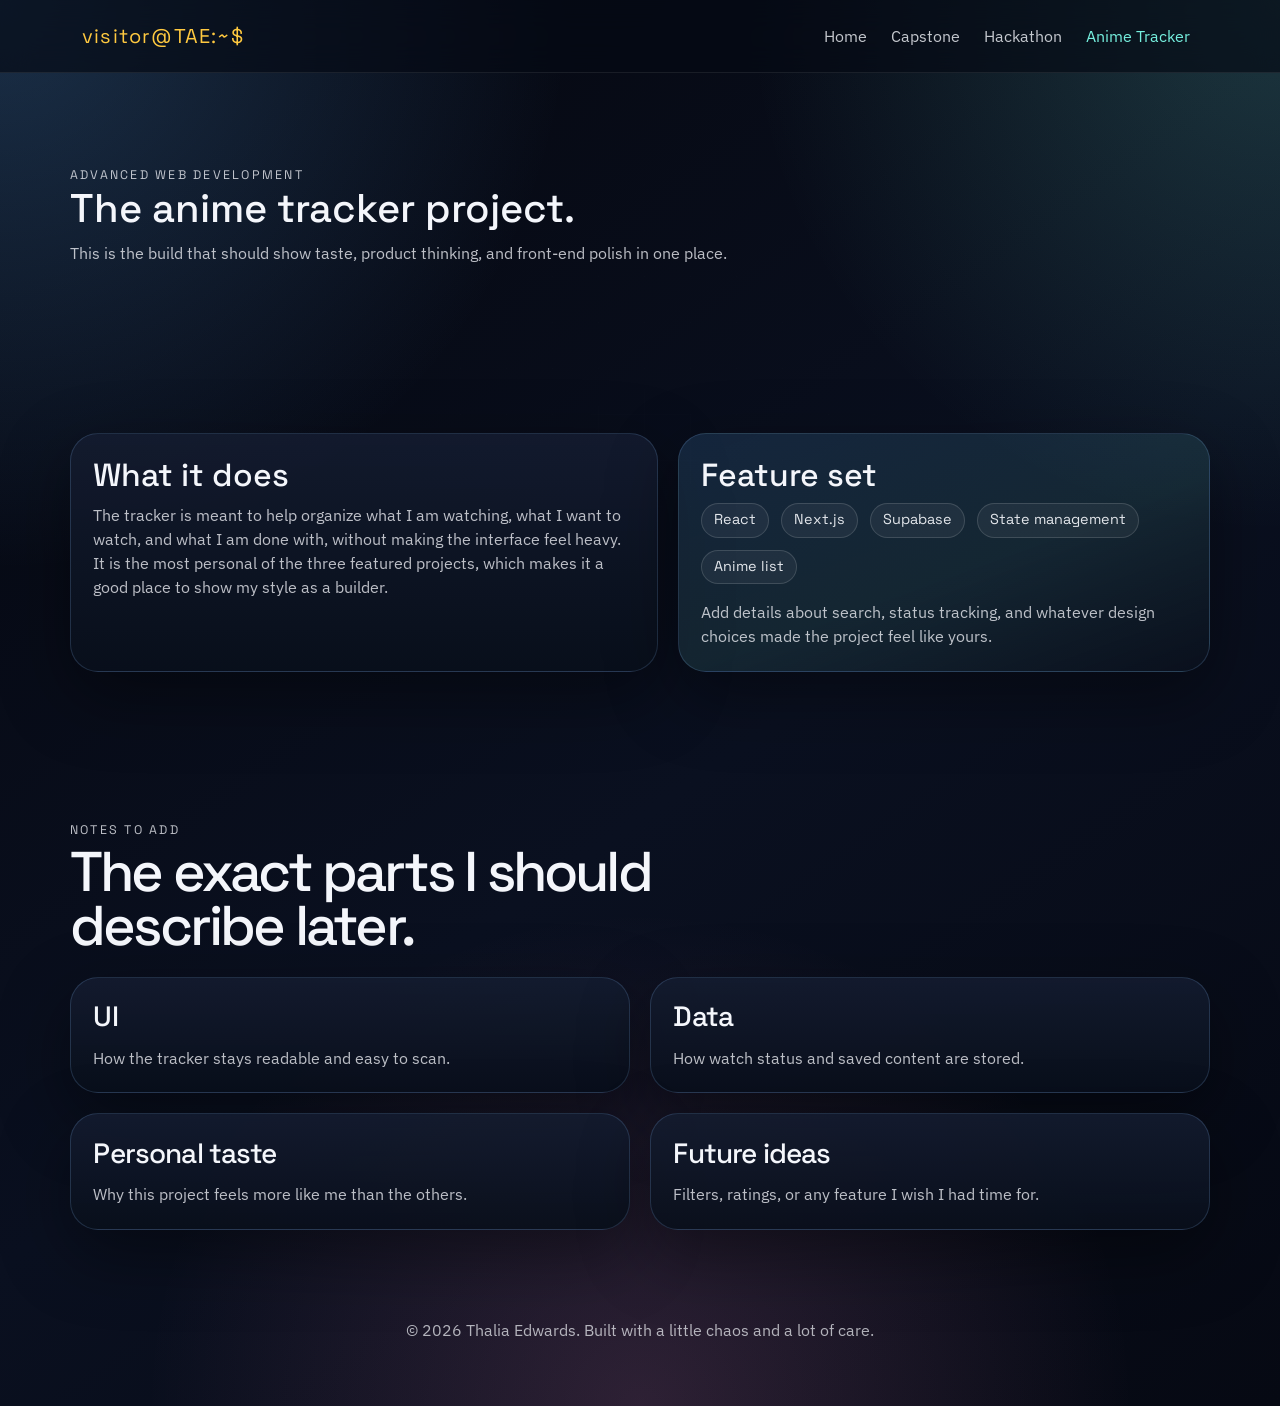
<file: animer-tracker.html>
<!doctype html>
<html lang="en">
  <head>
    <meta charset="utf-8" />
    <meta name="viewport" content="width=device-width, initial-scale=1" />
    <title>Anime Tracker | Thalia Edwards</title>
    <link rel="icon" type="image/x-icon" href="favicon.ico" />
    <link rel="preconnect" href="https://fonts.googleapis.com" />
    <link rel="preconnect" href="https://fonts.gstatic.com" crossorigin />
    <link
      href="https://fonts.googleapis.com/css2?family=Space+Grotesk:wght@400;500;700&family=IBM+Plex+Sans:wght@400;500;600&display=swap"
      rel="stylesheet"
    />
    <link
      href="https://cdn.jsdelivr.net/npm/bootstrap@5.3.8/dist/css/bootstrap.min.css"
      rel="stylesheet"
      integrity="sha384-sRIl4kxILFvY47J16cr9ZwB07vP4J8+LH7qKQnuqkuIAvNWLzeN8tE5YBujZqJLB"
      crossorigin="anonymous"
    />
    <link rel="stylesheet" href="style.css" />
  </head>
  <body tabindex="0">
    <!-- Shared nav shell: this page holds the anime tracker story. -->
    <nav id="navbar" class="navbar navbar-expand-lg navbar-dark sticky-top">
      <div class="container-fluid site-shell">
        <a class="navbar-brand brand-mark" href="index.html">visitor@TAE:~$</a>
        <button
          class="navbar-toggler"
          type="button"
          data-bs-toggle="collapse"
          data-bs-target="#navbarNavAltMarkup"
          aria-controls="navbarNavAltMarkup"
          aria-expanded="false"
          aria-label="Toggle navigation"
        >
          <span class="navbar-toggler-icon"></span>
        </button>
        <div class="collapse navbar-collapse" id="navbarNavAltMarkup">
          <ul class="navbar-nav ms-auto align-items-lg-center gap-lg-2">
            <li class="nav-item">
              <a class="nav-link" href="index.html">Home</a>
            </li>
            <li class="nav-item">
              <a class="nav-link" href="capstone.html">Capstone</a>
            </li>
            <li class="nav-item">
              <a class="nav-link" href="hackathon.html">Hackathon</a>
            </li>
            <li class="nav-item">
              <a class="nav-link active" href="#anime-tracker">Anime Tracker</a>
            </li>
          </ul>
        </div>
      </div>
    </nav>

    <main>
      <!-- Project intro: the fandom-flavored build that still needs clean product thinking. -->
      <header class="section-shell hero">
        <div class="section-heading reveal">
          <p class="eyebrow">Advanced web development</p>
          <h1>The anime tracker project.</h1>
          <p>
            This is the build that should show taste, product thinking, and
            front-end polish in one place.
          </p>
        </div>
      </header>

      <!-- Main content: describe the product and the features worth calling out. -->
      <section id="anime-tracker" class="section-shell split-section">
        <div class="split-layout">
          <article class="story-card reveal">
            <h2>What it does</h2>
            <p>
              The tracker is meant to help organize what I am watching, what I
              want to watch, and what I am done with, without making the
              interface feel heavy.
            </p>
            <p>
              It is the most personal of the three featured projects, which
              makes it a good place to show my style as a builder.
            </p>
          </article>
          <article class="story-card story-card-accent reveal">
            <h2>Feature set</h2>
            <div class="tag-row">
              <span class="tag">React</span>
              <span class="tag">Next.js</span>
              <span class="tag">Supabase</span>
              <span class="tag">State management</span>
              <span class="tag">Anime list</span>
            </div>
            <p class="mt-3">
              Add details about search, status tracking, and whatever design
              choices made the project feel like yours.
            </p>
          </article>
        </div>
      </section>

      <!-- Main content: a few concrete notes for the final project writeup. -->
      <section class="section-shell">
        <div class="section-heading reveal">
          <p class="eyebrow">Notes to add</p>
          <h2>The exact parts I should describe later.</h2>
        </div>
        <div class="skill-grid">
          <article class="skill-card reveal">
            <h3>UI</h3>
            <p>How the tracker stays readable and easy to scan.</p>
          </article>
          <article class="skill-card reveal">
            <h3>Data</h3>
            <p>How watch status and saved content are stored.</p>
          </article>
          <article class="skill-card reveal">
            <h3>Personal taste</h3>
            <p>Why this project feels more like me than the others.</p>
          </article>
          <article class="skill-card reveal">
            <h3>Future ideas</h3>
            <p>Filters, ratings, or any feature I wish I had time for.</p>
          </article>
        </div>
      </section>

      <!-- Footer: same end point as the other pages. -->
      <footer class="footer section-shell">
        <p>
          &copy; 2026 Thalia Edwards. Built with a little chaos and a lot of
          care.
        </p>
      </footer>
    </main>

    <script
      src="https://cdn.jsdelivr.net/npm/bootstrap@5.3.8/dist/js/bootstrap.bundle.min.js"
      integrity="sha384-FKyoEForCGlyvwx9Hj09JcYn3nv7wiPVlz7YYwJrWVcXK/BmnVDxM+D2scQbITxI"
      crossorigin="anonymous"
    ></script>
  </body>
</html>
</file>
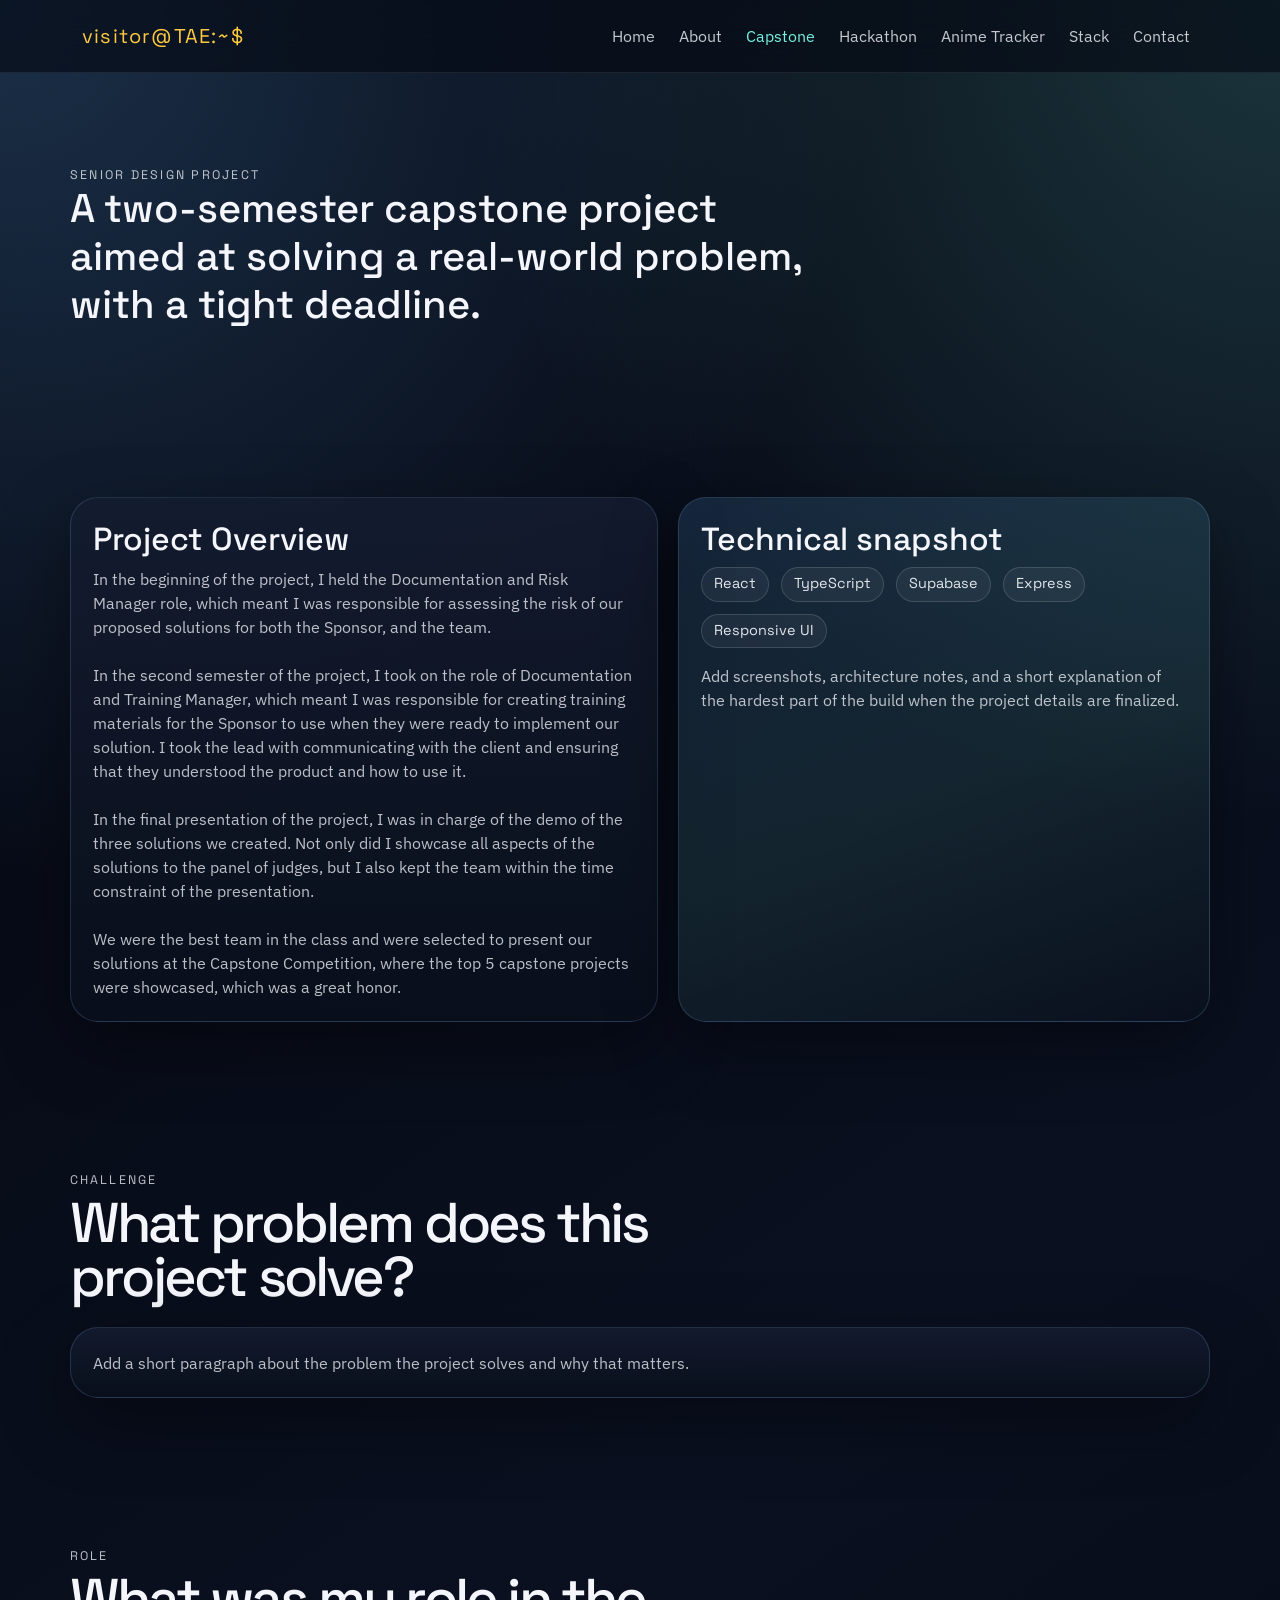
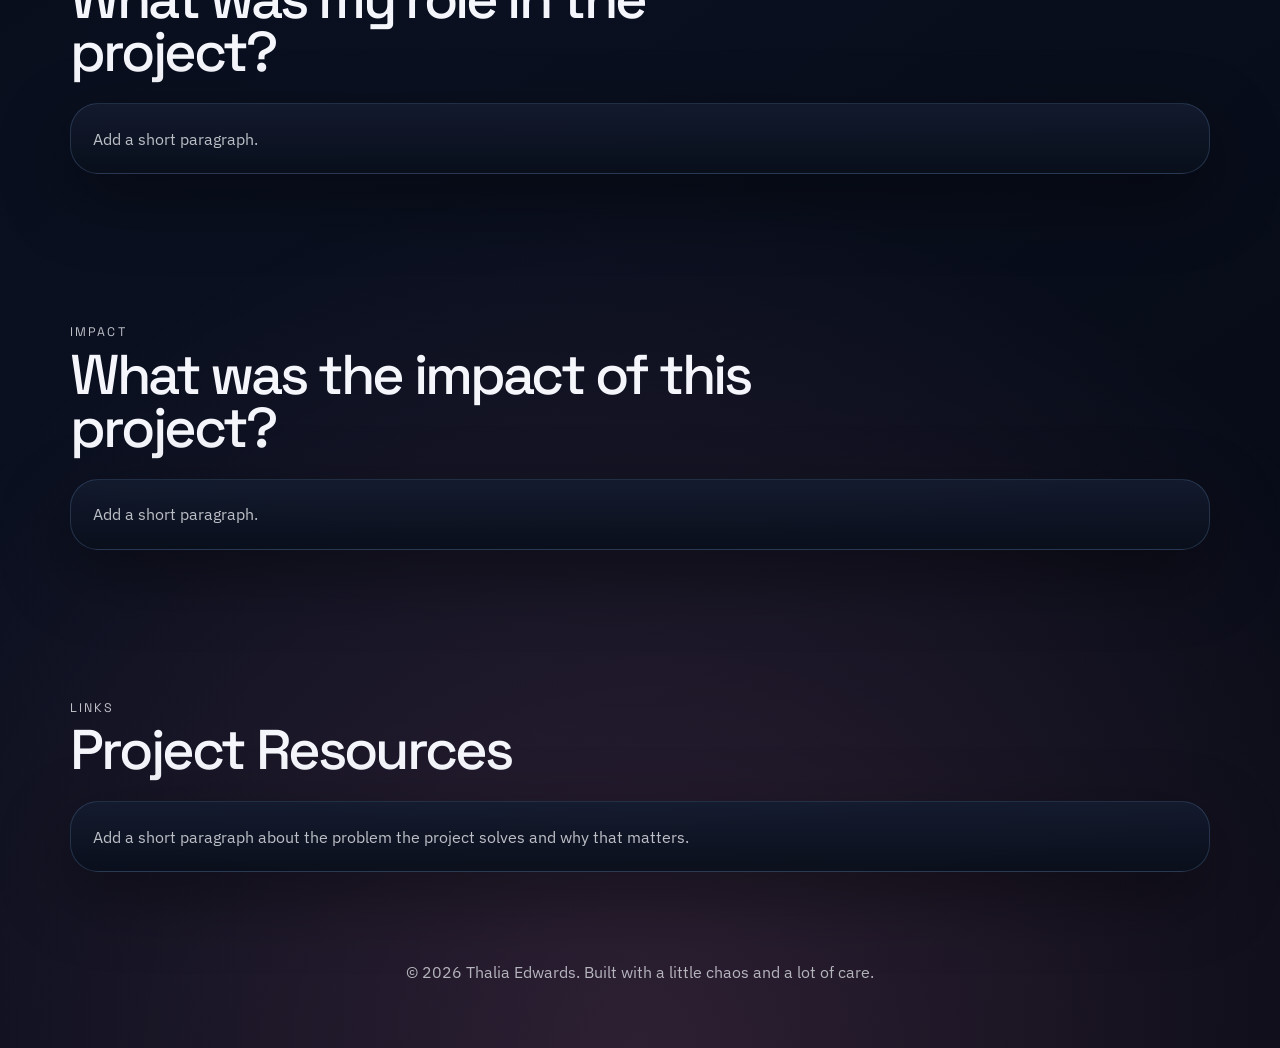
<file: capstone.html>
<!doctype html>
<html lang="en">
  <head>
    <meta charset="utf-8" />
    <meta name="viewport" content="width=device-width, initial-scale=1" />
    <title>Capstone Project | Thalia Edwards</title>
    <link rel="icon" type="image/x-icon" href="favicon.ico" />
    <link rel="preconnect" href="https://fonts.googleapis.com" />
    <link rel="preconnect" href="https://fonts.gstatic.com" crossorigin />
    <link
      href="https://fonts.googleapis.com/css2?family=Space+Grotesk:wght@400;500;700&family=IBM+Plex+Sans:wght@400;500;600&display=swap"
      rel="stylesheet"
    />
    <link
      href="https://cdn.jsdelivr.net/npm/bootstrap@5.3.8/dist/css/bootstrap.min.css"
      rel="stylesheet"
      integrity="sha384-sRIl4kxILFvY47J16cr9ZwB07vP4J8+LH7qKQnuqkuIAvNWLzeN8tE5YBujZqJLB"
      crossorigin="anonymous"
    />
    <link rel="stylesheet" href="style.css" />
  </head>
  <body tabindex="0">
    <!-- Shared nav shell for the case-study pages. -->
    <nav id="navbar" class="navbar navbar-expand-lg navbar-dark sticky-top">
      <div class="container-fluid site-shell">
        <a class="navbar-brand brand-mark" href="index.html">visitor@TAE:~$</a>
        <button
          class="navbar-toggler"
          type="button"
          data-bs-toggle="collapse"
          data-bs-target="#navbarNavAltMarkup"
          aria-controls="navbarNavAltMarkup"
          aria-expanded="false"
          aria-label="Toggle navigation"
        >
          <span class="navbar-toggler-icon"></span>
        </button>
        <div class="collapse navbar-collapse" id="navbarNavAltMarkup">
          <ul class="navbar-nav ms-auto align-items-lg-center gap-lg-2">
            <li class="nav-item">
              <a class="nav-link" href="index.html">Home</a>
            </li>
            <li class="nav-item">
              <a class="nav-link" href="name.html">About</a>
            </li>
            <li class="nav-item">
              <a class="nav-link active" href="#capstone">Capstone</a>
            </li>
            <li class="nav-item">
              <a class="nav-link" href="hackathon.html">Hackathon</a>
            </li>
            <li class="nav-item">
              <a class="nav-link" href="animer-tracker.html">Anime Tracker</a>
            </li>
            <li class="nav-item">
              <a class="nav-link" href="skills.html">Stack</a>
            </li>
            <li class="nav-item">
              <a class="nav-link" href="contact.html">Contact</a>
            </li>
          </ul>
        </div>
      </div>
    </nav>

    <main>
      <!-- Project intro: what the capstone is and why it matters. -->
      <header class="section-shell hero">
        <div class="section-heading reveal">
          <p class="eyebrow">Senior Design Project</p>
          <h1>A two-semester capstone project aimed at solving a real-world problem, with a tight deadline.</h1>
        </div>
      </header>

      <!-- Main content: a simple case-study layout with the important beats. -->
      <section id="capstone" class="section-shell split-section">
        <div class="split-layout">
          <article class="story-card reveal">
            <h2>Project Overview</h2>
            <p>
              In the beginning of the project, I held the Documentation and Risk Manager role, which
              meant I was responsible for assessing the risk of our proposed solutions for both the Sponsor, 
              and the team. 
            </p>
            <br>
            <p>In the second semester of the project, I took on the role of Documentation and 
              Training Manager, which meant I was responsible for creating training materials for the Sponsor 
              to use when they were ready to implement our solution. I took the lead with communicating
              with the client and ensuring that they understood the product and how to use it.
            </p>
            <br>
            <p>
              In the final presentation of the project, I was in charge of the demo of the three solutions we created. 
              Not only did I showcase all aspects of the solutions to the panel of judges, but I also kept the team
              within the time constraint of the presentation. 
            </p>
            <br>
            <p>
              We were the best team in the class and were selected to 
              present our solutions at the Capstone Competition, where the top 5 capstone projects were showcased, 
              which was a great honor.
            </p>
          </article>
          <article class="story-card story-card-accent reveal">
            <h2>Technical snapshot</h2>
            <div class="tag-row">
              <span class="tag">React</span>
              <span class="tag">TypeScript</span>
              <span class="tag">Supabase</span>
              <span class="tag">Express</span>
              <span class="tag">Responsive UI</span>
            </div>
            <p class="mt-3">
              Add screenshots, architecture notes, and a short explanation of
              the hardest part of the build when the project details are
              finalized.
            </p>
          </article>
        </div>
      </section>

      <!-- Challenge: What problem the project solves and why that matters. -->
       <section id="challenge" class="section-shell">
        <div class="section-heading reveal">
          <p class="eyebrow">Challenge</p>
          <h2>What problem does this project solve?</h2>
        </div>
        <article class="story-card reveal">
          <p>
            Add a short paragraph about the problem the project solves and why
            that matters.
          </p>
        </article>
      </section>
      <!-- Role: What I owned directly versus what the team handled. -->
       <section id="role" class="section-shell">
        <div class="section-heading reveal">
          <p class="eyebrow">Role</p>
          <h2>What was my role in the project?</h2>
        </div>
        <article class="story-card reveal">
          <p>
            Add a short paragraph.
          </p>
        </article>
      </section>
      <!-- Impact: Any measurable or visible outcome, even if it is academic. -->
       <section id="impact" class="section-shell">
        <div class="section-heading reveal">
          <p class="eyebrow">Impact</p>
          <h2>What was the impact of this project?</h2>
        </div>
        <article class="story-card reveal">
          <p>
            Add a short paragraph.
          </p>
        </article>
      </section>
      <!-- Links: Live demo, GitHub repo, and screenshots when they are ready. -->
       <section id="links" class="section-shell">
        <div class="section-heading reveal">
          <p class="eyebrow">Links</p>
          <h2>Project Resources</h2>
        </div>
        <article class="story-card reveal">
          <p>
            Add a short paragraph about the problem the project solves and why
            that matters.
          </p>
        </article>
      </section>      

      <!-- Footer: standard ending for all case-study pages. -->
      <footer class="footer section-shell">
        <p>
          &copy; 2026 Thalia Edwards. Built with a little chaos and a lot of
          care.
        </p>
      </footer>
    </main>

    <script
      src="https://cdn.jsdelivr.net/npm/bootstrap@5.3.8/dist/js/bootstrap.bundle.min.js"
      integrity="sha384-FKyoEForCGlyvwx9Hj09JcYn3nv7wiPVlz7YYwJrWVcXK/BmnVDxM+D2scQbITxI"
      crossorigin="anonymous"
    ></script>
  </body>
</html>
</file>
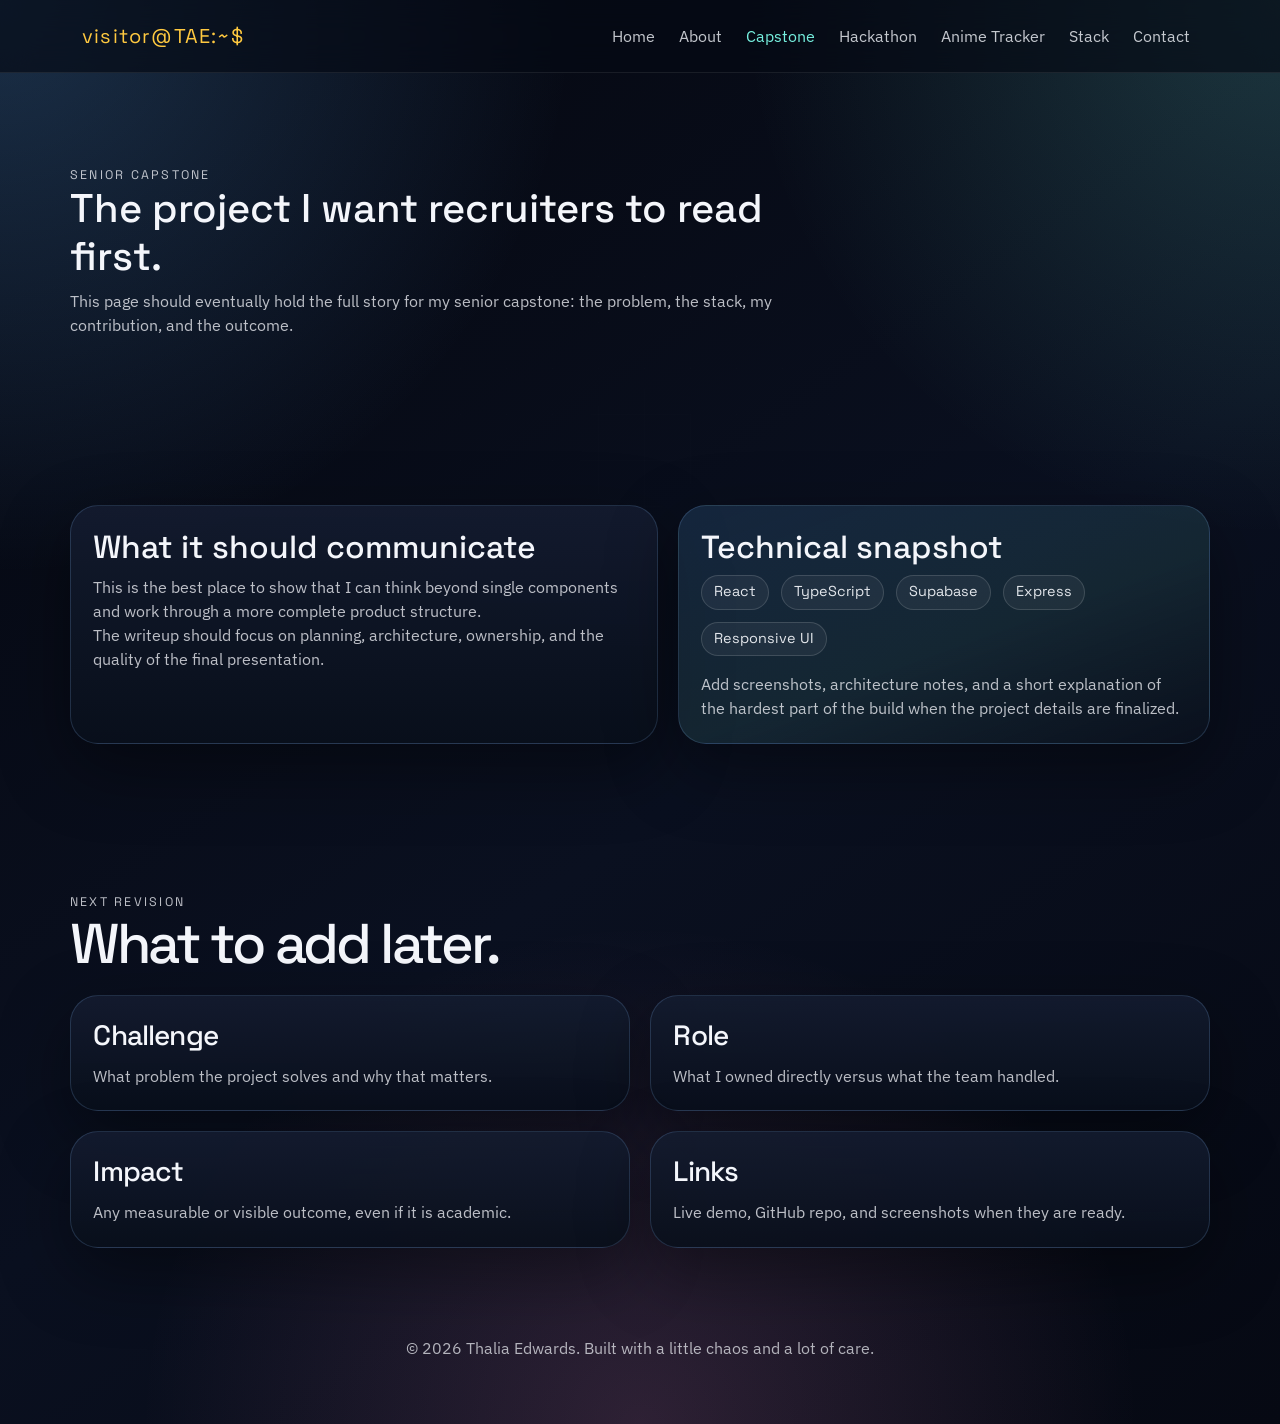
<file: career.html>
<!doctype html>
<html lang="en">
  <head>
    <meta charset="utf-8" />
    <meta name="viewport" content="width=device-width, initial-scale=1" />
    <title>Capstone Project | Thalia Edwards</title>
    <link rel="icon" type="image/x-icon" href="favicon.ico" />
    <link rel="preconnect" href="https://fonts.googleapis.com" />
    <link rel="preconnect" href="https://fonts.gstatic.com" crossorigin />
    <link
      href="https://fonts.googleapis.com/css2?family=Space+Grotesk:wght@400;500;700&family=IBM+Plex+Sans:wght@400;500;600&display=swap"
      rel="stylesheet"
    />
    <link
      href="https://cdn.jsdelivr.net/npm/bootstrap@5.3.8/dist/css/bootstrap.min.css"
      rel="stylesheet"
      integrity="sha384-sRIl4kxILFvY47J16cr9ZwB07vP4J8+LH7qKQnuqkuIAvNWLzeN8tE5YBujZqJLB"
      crossorigin="anonymous"
    />
    <link rel="stylesheet" href="style.css" />
  </head>
  <body tabindex="0">
    <!-- Shared nav shell for the case-study pages. -->
    <nav id="navbar" class="navbar navbar-expand-lg navbar-dark sticky-top">
      <div class="container-fluid site-shell">
        <a class="navbar-brand brand-mark" href="index.html">visitor@TAE:~$</a>
        <button
          class="navbar-toggler"
          type="button"
          data-bs-toggle="collapse"
          data-bs-target="#navbarNavAltMarkup"
          aria-controls="navbarNavAltMarkup"
          aria-expanded="false"
          aria-label="Toggle navigation"
        >
          <span class="navbar-toggler-icon"></span>
        </button>
        <div class="collapse navbar-collapse" id="navbarNavAltMarkup">
          <ul class="navbar-nav ms-auto align-items-lg-center gap-lg-2">
            <li class="nav-item">
              <a class="nav-link" href="index.html">Home</a>
            </li>
            <li class="nav-item">
              <a class="nav-link" href="name.html">About</a>
            </li>
            <li class="nav-item">
              <a class="nav-link active" href="#capstone">Capstone</a>
            </li>
            <li class="nav-item">
              <a class="nav-link" href="education.html">Hackathon</a>
            </li>
            <li class="nav-item">
              <a class="nav-link" href="work-experience.html">Anime Tracker</a>
            </li>
            <li class="nav-item">
              <a class="nav-link" href="skills.html">Stack</a>
            </li>
            <li class="nav-item">
              <a class="nav-link" href="contact.html">Contact</a>
            </li>
          </ul>
        </div>
      </div>
    </nav>

    <main>
      <!-- Project intro: what the capstone is and why it matters. -->
      <header class="section-shell hero">
        <div class="section-heading reveal">
          <p class="eyebrow">Senior capstone</p>
          <h1>The project I want recruiters to read first.</h1>
          <p>
            This page should eventually hold the full story for my senior
            capstone: the problem, the stack, my contribution, and the outcome.
          </p>
        </div>
      </header>

      <!-- Main content: a simple case-study layout with the important beats. -->
      <section id="capstone" class="section-shell split-section">
        <div class="split-layout">
          <article class="story-card reveal">
            <h2>What it should communicate</h2>
            <p>
              This is the best place to show that I can think beyond single
              components and work through a more complete product structure.
            </p>
            <p>
              The writeup should focus on planning, architecture, ownership, and
              the quality of the final presentation.
            </p>
          </article>
          <article class="story-card story-card-accent reveal">
            <h2>Technical snapshot</h2>
            <div class="tag-row">
              <span class="tag">React</span>
              <span class="tag">TypeScript</span>
              <span class="tag">Supabase</span>
              <span class="tag">Express</span>
              <span class="tag">Responsive UI</span>
            </div>
            <p class="mt-3">
              Add screenshots, architecture notes, and a short explanation of
              the hardest part of the build when the project details are
              finalized.
            </p>
          </article>
        </div>
      </section>

      <!-- Debug note: this page is intentionally concise until the final project copy is ready. -->
      <section class="section-shell">
        <div class="section-heading reveal">
          <p class="eyebrow">Next revision</p>
          <h2>What to add later.</h2>
        </div>
        <div class="skill-grid">
          <article class="skill-card reveal">
            <h3>Challenge</h3>
            <p>What problem the project solves and why that matters.</p>
          </article>
          <article class="skill-card reveal">
            <h3>Role</h3>
            <p>What I owned directly versus what the team handled.</p>
          </article>
          <article class="skill-card reveal">
            <h3>Impact</h3>
            <p>Any measurable or visible outcome, even if it is academic.</p>
          </article>
          <article class="skill-card reveal">
            <h3>Links</h3>
            <p>Live demo, GitHub repo, and screenshots when they are ready.</p>
          </article>
        </div>
      </section>

      <!-- Footer: standard ending for all case-study pages. -->
      <footer class="footer section-shell">
        <p>
          &copy; 2026 Thalia Edwards. Built with a little chaos and a lot of
          care.
        </p>
      </footer>
    </main>

    <script
      src="https://cdn.jsdelivr.net/npm/bootstrap@5.3.8/dist/js/bootstrap.bundle.min.js"
      integrity="sha384-FKyoEForCGlyvwx9Hj09JcYn3nv7wiPVlz7YYwJrWVcXK/BmnVDxM+D2scQbITxI"
      crossorigin="anonymous"
    ></script>
  </body>
</html>
</file>
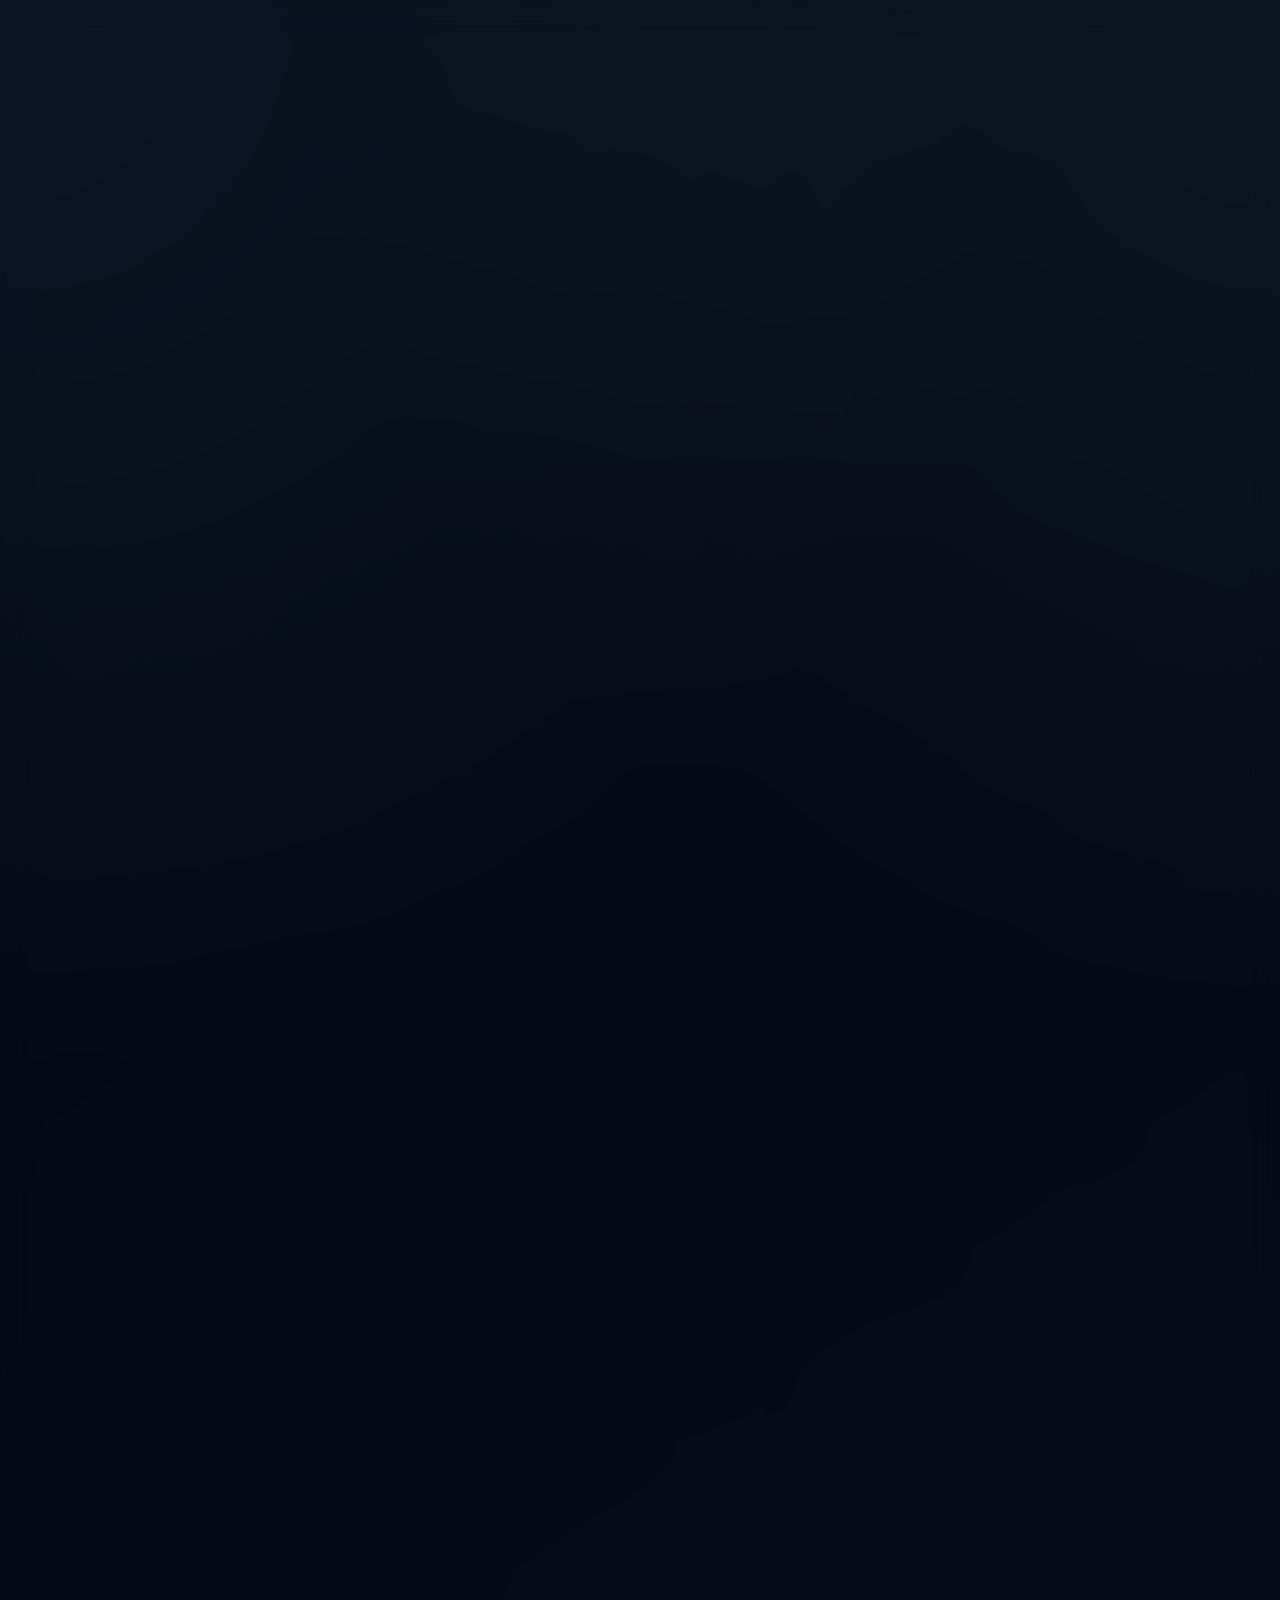
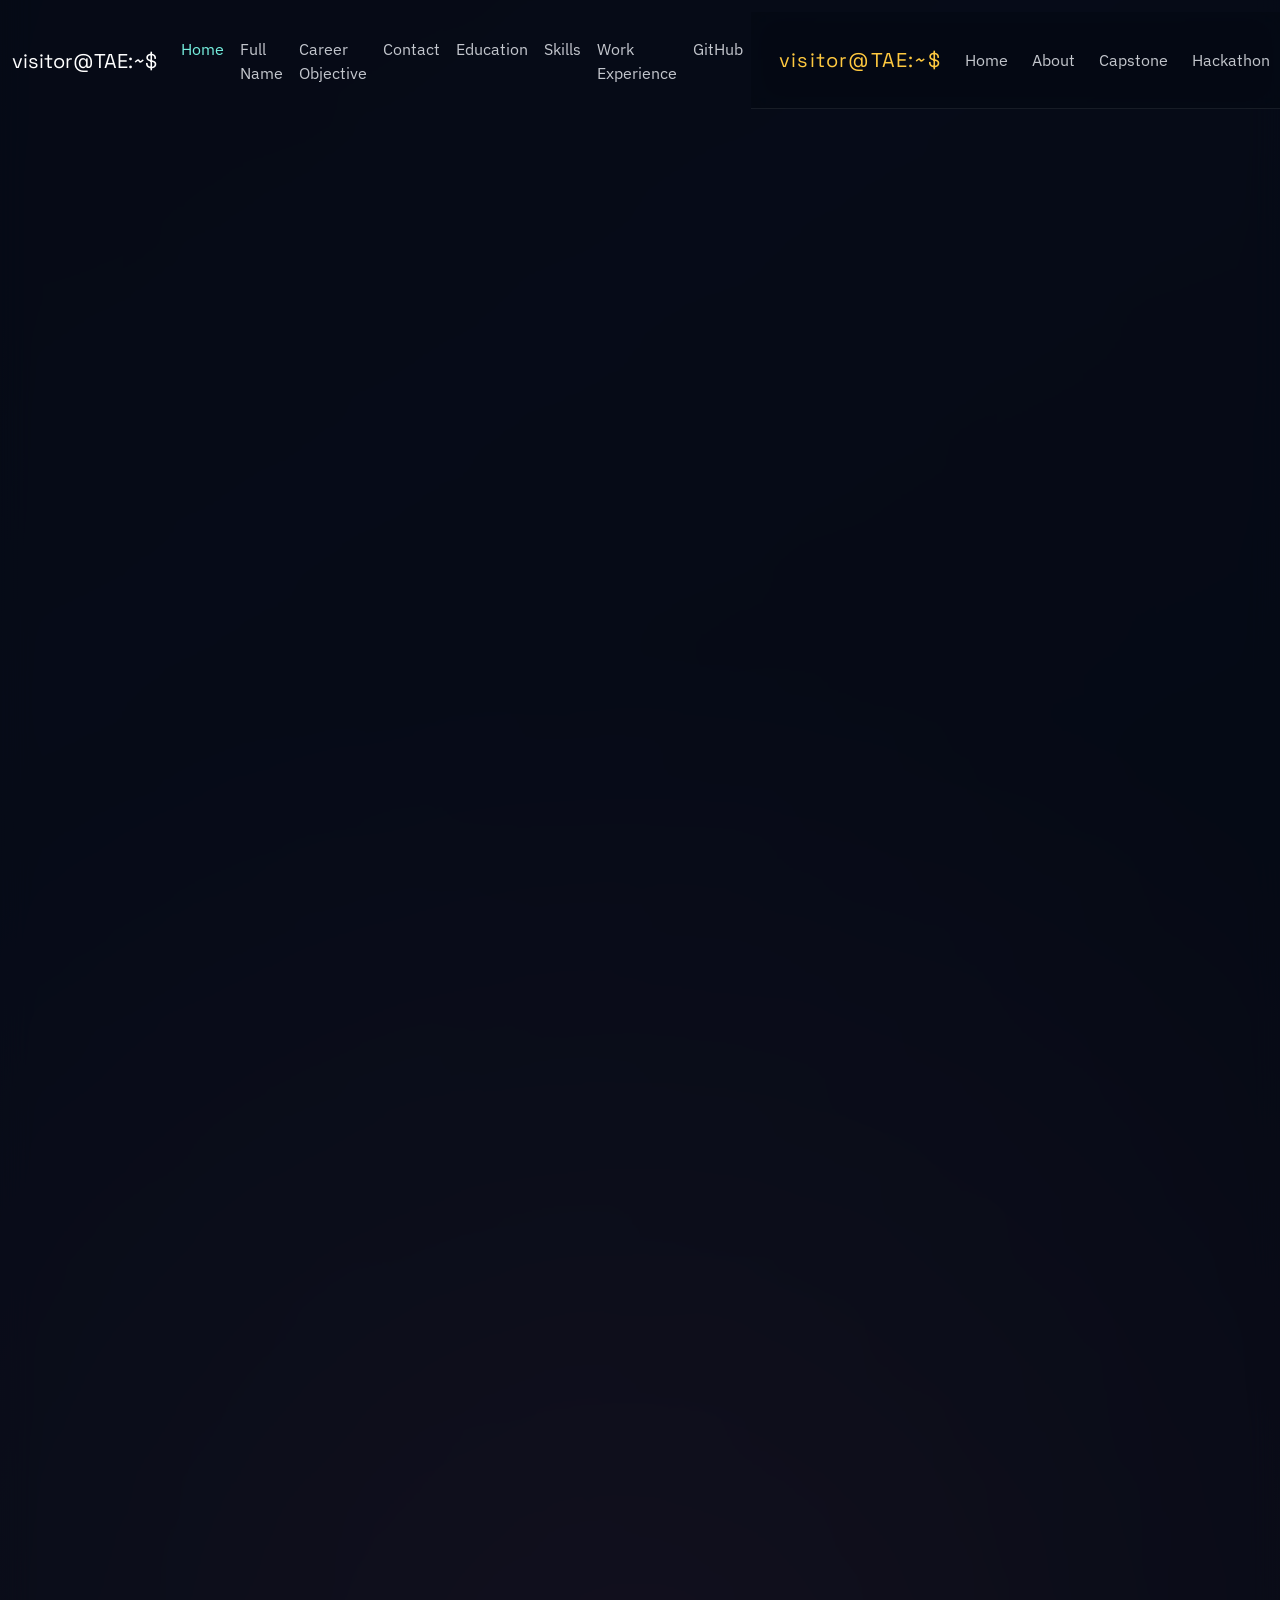
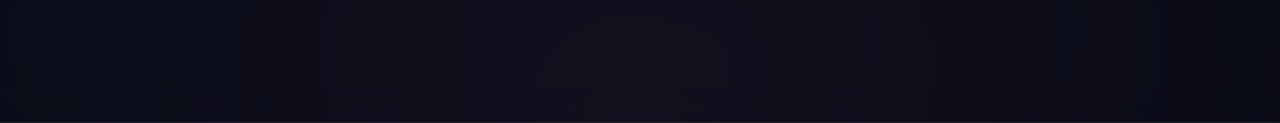
<file: education.html>
<!doctype html>
<html lang="en">
  <head>
    <meta charset="utf-8" />
    <meta name="viewport" content="width=device-width, initial-scale=1" />
    <title>Thalia Edwards</title>
    <link
      href="https://cdn.jsdelivr.net/npm/bootstrap@5.3.8/dist/css/bootstrap.min.css"
      rel="stylesheet"
      integrity="sha384-sRIl4kxILFvY47J16cr9ZwB07vP4J8+LH7qKQnuqkuIAvNWLzeN8tE5YBujZqJLB"
      crossorigin="anonymous"
    />

    <link rel="stylesheet" href="style.css" />
  </head>

  <body
    data-bs-spy="scroll"
    data-bs-target="#navbar"
    data-bs-offset="80"
    tabindex="0"
  >
    <!-- Nav bar -->
    <nav
      id="navbar"
      class="navbar navbar-expand-lg navbar-dark sticky-top"
      height="80"
    >
      <div class="container-fluid">
        <a class="navbar-brand" href="#"> visitor@TAE:~$ </a>
        <button
          class="navbar-toggler"
          type="button"
          data-bs-toggle="collapse"
          data-bs-target="#navbarNavAltMarkup"
          aria-controls="navbarNavAltMarkup"
          aria-expanded="false"
          aria-label="Toggle navigation"
        >
          <span class="navbar-toggler-icon"></span>
        </button>
        <div class="collapse navbar-collapse" id="navbarNavAltMarkup">
          <ul class="navbar-nav">
            <li class="nav-item">
              <a class="nav-link active" aria-current="page" href="index.html"
                >Home</a
              >
            </li>
            <li class="nav-item">
              <a class="nav-link" href="name.html">Full Name</a>
            </li>
            <li class="nav-item">
              <a class="nav-link" href="career.html">Career Objective</a>
            </li>
            <li class="nav-item">
              <a class="nav-link" href="contact.html">Contact</a>
            </li>
            <li class="nav-item">
              <a class="nav-link" href="education.html">Education</a>
            </li>
            <li class="nav-item">
              <a class="nav-link" href="skills.html">Skills</a>
            </li>
            <li class="nav-item">
              <a class="nav-link" href="work-experience.html"
                >Work Experience</a
              >
            </li>
            <li class="nav-item">
              <a
                class="nav-link"
                href="https://github.com/taeXgh"
                target="_blank"
                >GitHub</a
              >
            </li>
          </ul>
        </div>
        <!doctype html>
        <html lang="en">
          <head>
            <meta charset="utf-8" />
            <meta
              name="viewport"
              content="width=device-width, initial-scale=1"
            />
            <title>Hackathon Project | Thalia Edwards</title>
            <link rel="icon" type="image/x-icon" href="favicon.ico" />
            <link rel="preconnect" href="https://fonts.googleapis.com" />
            <link
              rel="preconnect"
              href="https://fonts.gstatic.com"
              crossorigin
            />
            <link
              href="https://fonts.googleapis.com/css2?family=Space+Grotesk:wght@400;500;700&family=IBM+Plex+Sans:wght@400;500;600&display=swap"
              rel="stylesheet"
            />
            <link
              href="https://cdn.jsdelivr.net/npm/bootstrap@5.3.8/dist/css/bootstrap.min.css"
              rel="stylesheet"
              integrity="sha384-sRIl4kxILFvY47J16cr9ZwB07vP4J8+LH7qKQnuqkuIAvNWLzeN8tE5YBujZqJLB"
              crossorigin="anonymous"
            />
            <link rel="stylesheet" href="style.css" />
          </head>
          <body tabindex="0">
            <!-- Shared nav shell: the page links back to the home sections. -->
            <nav
              id="navbar"
              class="navbar navbar-expand-lg navbar-dark sticky-top"
            >
              <div class="container-fluid site-shell">
                <a class="navbar-brand brand-mark" href="index.html"
                  >visitor@TAE:~$</a
                >
                <button
                  class="navbar-toggler"
                  type="button"
                  data-bs-toggle="collapse"
                  data-bs-target="#navbarNavAltMarkup"
                  aria-controls="navbarNavAltMarkup"
                  aria-expanded="false"
                  aria-label="Toggle navigation"
                >
                  <span class="navbar-toggler-icon"></span>
                </button>
                <div class="collapse navbar-collapse" id="navbarNavAltMarkup">
                  <ul class="navbar-nav ms-auto align-items-lg-center gap-lg-2">
                    <li class="nav-item">
                      <a class="nav-link" href="index.html">Home</a>
                    </li>
                    <li class="nav-item">
                      <a class="nav-link" href="name.html">About</a>
                    </li>
                    <li class="nav-item">
                      <a class="nav-link" href="career.html">Capstone</a>
                    </li>
                    <li class="nav-item">
                      <a class="nav-link active" href="#hackathon">Hackathon</a>
                    </li>
                    <li class="nav-item">
                      <a class="nav-link" href="work-experience.html"
                        >Anime Tracker</a
                      >
                    </li>
                    <li class="nav-item">
                      <a class="nav-link" href="skills.html">Stack</a>
                    </li>
                    <li class="nav-item">
                      <a class="nav-link" href="contact.html">Contact</a>
                    </li>
                  </ul>
                </div>
              </div>
            </nav>

            <main>
              <!-- Project intro: fast-moving team work and shipping under pressure. -->
              <header class="section-shell hero">
                <div class="section-heading reveal">
                  <p class="eyebrow">Hackathon project</p>
                  <h1>The project that should prove speed and teamwork.</h1>
                  <p>
                    This page is for the build that happened fast, required
                    decisions on the fly, and still came out looking
                    intentional.
                  </p>
                </div>
              </header>

              <!-- Main content: highlight collaboration, constraints, and the best feature. -->
              <section id="hackathon" class="section-shell split-section">
                <div class="split-layout">
                  <article class="story-card reveal">
                    <h2>What this project shows</h2>
                    <p>
                      It shows that I can work under time pressure without
                      sacrificing structure. For recruiters, that matters
                      because it demonstrates judgment, not just execution.
                    </p>
                    <p>
                      This is also the right place to call out any clever
                      shortcuts or fast integration decisions that made the demo
                      stronger.
                    </p>
                  </article>
                  <article class="story-card story-card-accent reveal">
                    <h2>Best evidence</h2>
                    <div class="tag-row">
                      <span class="tag">API work</span>
                      <span class="tag">UI polish</span>
                      <span class="tag">Teamwork</span>
                      <span class="tag">Deadline pressure</span>
                    </div>
                    <p class="mt-3">
                      Add a live demo, a short lesson learned, and one or two
                      screenshots once the final copy is ready.
                    </p>
                  </article>
                </div>
              </section>

              <!-- Main content: the quick notes I want to remember while writing the final story. -->
              <section class="section-shell">
                <div class="section-heading reveal">
                  <p class="eyebrow">Writing prompts</p>
                  <h2>What to fill in later.</h2>
                </div>
                <div class="skill-grid">
                  <article class="skill-card reveal">
                    <h3>Constraint</h3>
                    <p>What made the build hard or unusual.</p>
                  </article>
                  <article class="skill-card reveal">
                    <h3>Role</h3>
                    <p>What part I owned during the sprint.</p>
                  </article>
                  <article class="skill-card reveal">
                    <h3>Outcome</h3>
                    <p>What the final demo actually proved.</p>
                  </article>
                  <article class="skill-card reveal">
                    <h3>Proof</h3>
                    <p>Links, screenshots, and any notes from the event.</p>
                  </article>
                </div>
              </section>

              <!-- Footer: keep every case study page visually consistent. -->
              <footer class="footer section-shell">
                <p>
                  &copy; 2026 Thalia Edwards. Built with a little chaos and a
                  lot of care.
                </p>
              </footer>
            </main>

            <script
              src="https://cdn.jsdelivr.net/npm/bootstrap@5.3.8/dist/js/bootstrap.bundle.min.js"
              integrity="sha384-FKyoEForCGlyvwx9Hj09JcYn3nv7wiPVlz7YYwJrWVcXK/BmnVDxM+D2scQbITxI"
              crossorigin="anonymous"
            ></script>
          </body>
        </html>
      </div>
    </nav>
  </body>
</html>
</file>
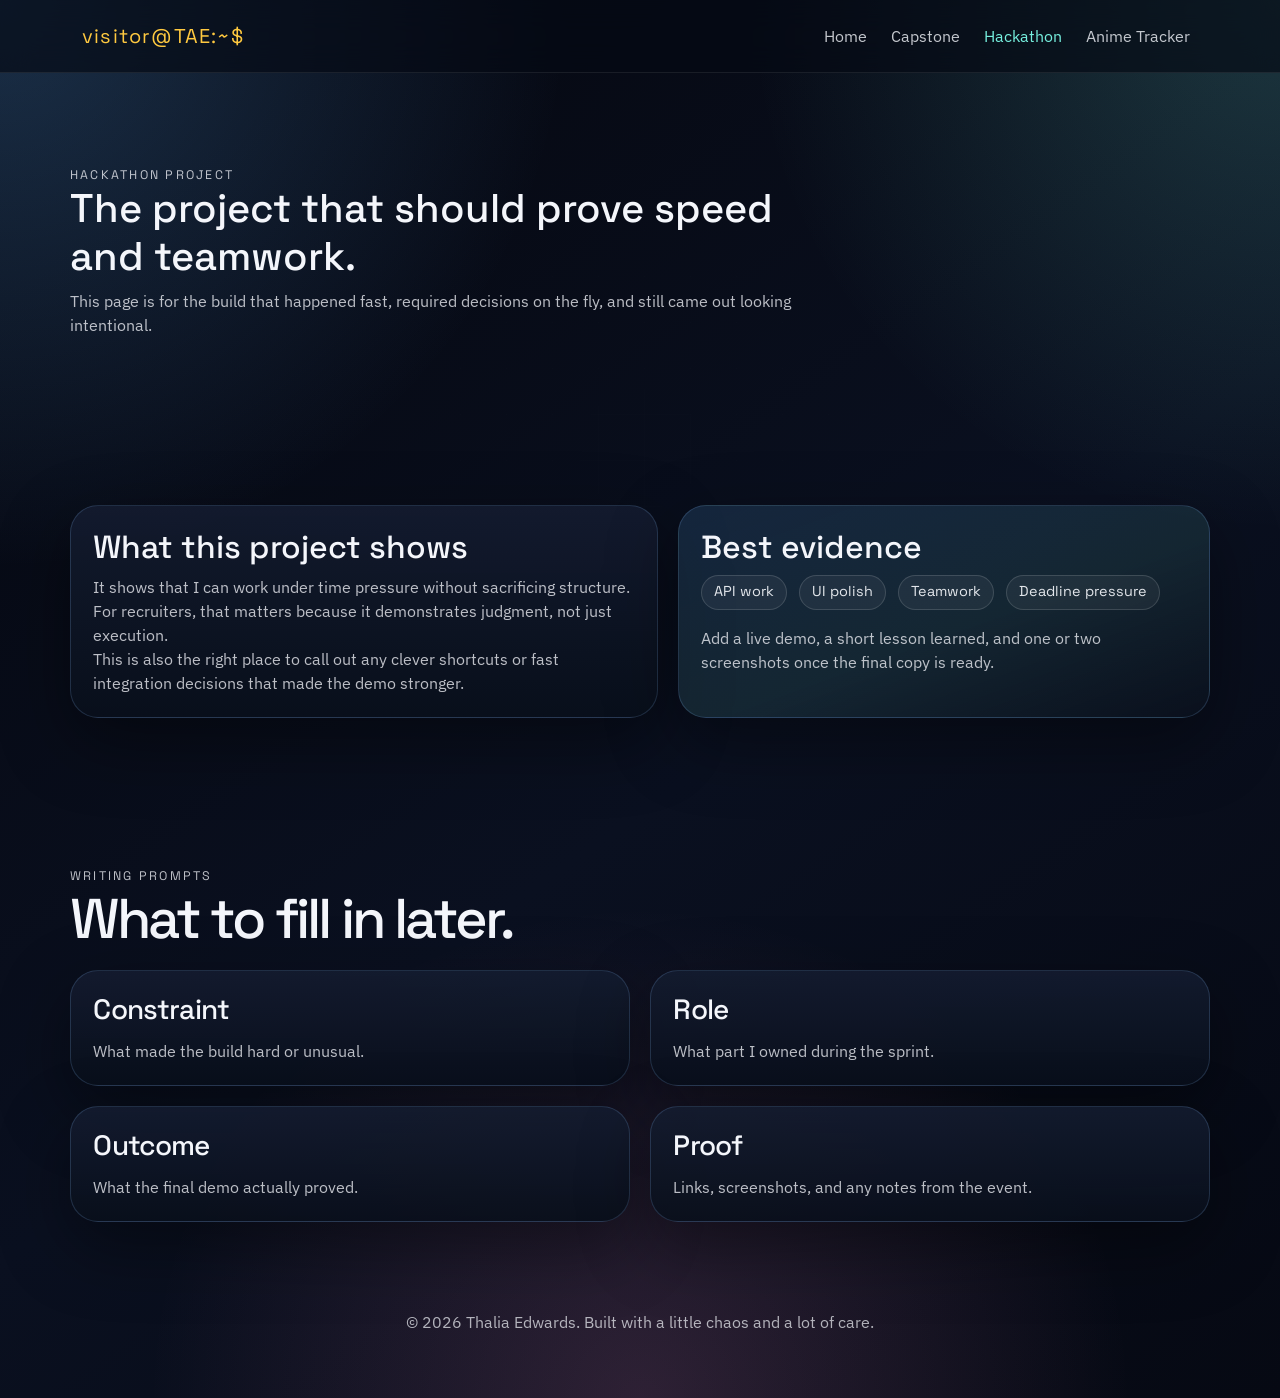
<file: hackathon.html>
<!doctype html>
<html lang="en">
  <head>
    <meta charset="utf-8" />
    <meta
      name="viewport"
      content="width=device-width, initial-scale=1"
    />
    <title>Hackathon Project | Thalia Edwards</title>
    <link rel="icon" type="image/x-icon" href="favicon.ico" />
    <link rel="preconnect" href="https://fonts.googleapis.com" />
    <link
      rel="preconnect"
      href="https://fonts.gstatic.com"
      crossorigin
    />
    <link
      href="https://fonts.googleapis.com/css2?family=Space+Grotesk:wght@400;500;700&family=IBM+Plex+Sans:wght@400;500;600&display=swap"
      rel="stylesheet"
    />
    <link
      href="https://cdn.jsdelivr.net/npm/bootstrap@5.3.8/dist/css/bootstrap.min.css"
      rel="stylesheet"
      integrity="sha384-sRIl4kxILFvY47J16cr9ZwB07vP4J8+LH7qKQnuqkuIAvNWLzeN8tE5YBujZqJLB"
      crossorigin="anonymous"
    />
    <link rel="stylesheet" href="style.css" />
  </head>
  <body tabindex="0">
    <!-- Shared nav shell: the page links back to the home sections. -->
    <nav
      id="navbar"
      class="navbar navbar-expand-lg navbar-dark sticky-top"
    >
      <div class="container-fluid site-shell">
        <a class="navbar-brand brand-mark" href="index.html"
          >visitor@TAE:~$</a
        >
        <button
          class="navbar-toggler"
          type="button"
          data-bs-toggle="collapse"
          data-bs-target="#navbarNavAltMarkup"
          aria-controls="navbarNavAltMarkup"
          aria-expanded="false"
          aria-label="Toggle navigation"
        >
          <span class="navbar-toggler-icon"></span>
        </button>
        <div class="collapse navbar-collapse" id="navbarNavAltMarkup">
          <ul class="navbar-nav ms-auto align-items-lg-center gap-lg-2">
            <li class="nav-item">
              <a class="nav-link" href="index.html">Home</a>
            </li>
            <li class="nav-item">
              <a class="nav-link" href="capstone.html">Capstone</a>
            </li>
            <li class="nav-item">
              <a class="nav-link active" href="#hackathon">Hackathon</a>
            </li>
            <li class="nav-item">
              <a class="nav-link" href="animer-tracker.html"
                >Anime Tracker</a
              >
            </li>
          </ul>
        </div>
      </div>
    </nav>

    <main>
      <!-- Project intro: fast-moving team work and shipping under pressure. -->
      <header class="section-shell hero">
        <div class="section-heading reveal">
          <p class="eyebrow">Hackathon project</p>
          <h1>The project that should prove speed and teamwork.</h1>
          <p>
            This page is for the build that happened fast, required
            decisions on the fly, and still came out looking
            intentional.
          </p>
        </div>
      </header>

      <!-- Main content: highlight collaboration, constraints, and the best feature. -->
      <section id="hackathon" class="section-shell split-section">
        <div class="split-layout">
          <article class="story-card reveal">
            <h2>What this project shows</h2>
            <p>
              It shows that I can work under time pressure without
              sacrificing structure. For recruiters, that matters
              because it demonstrates judgment, not just execution.
            </p>
            <p>
              This is also the right place to call out any clever
              shortcuts or fast integration decisions that made the demo
              stronger.
            </p>
          </article>
          <article class="story-card story-card-accent reveal">
            <h2>Best evidence</h2>
            <div class="tag-row">
              <span class="tag">API work</span>
              <span class="tag">UI polish</span>
              <span class="tag">Teamwork</span>
              <span class="tag">Deadline pressure</span>
            </div>
            <p class="mt-3">
              Add a live demo, a short lesson learned, and one or two
              screenshots once the final copy is ready.
            </p>
          </article>
        </div>
      </section>

      <!-- Main content: the quick notes I want to remember while writing the final story. -->
      <section class="section-shell">
        <div class="section-heading reveal">
          <p class="eyebrow">Writing prompts</p>
          <h2>What to fill in later.</h2>
        </div>
        <div class="skill-grid">
          <article class="skill-card reveal">
            <h3>Constraint</h3>
            <p>What made the build hard or unusual.</p>
          </article>
          <article class="skill-card reveal">
            <h3>Role</h3>
            <p>What part I owned during the sprint.</p>
          </article>
          <article class="skill-card reveal">
            <h3>Outcome</h3>
            <p>What the final demo actually proved.</p>
          </article>
          <article class="skill-card reveal">
            <h3>Proof</h3>
            <p>Links, screenshots, and any notes from the event.</p>
          </article>
        </div>
      </section>

      <!-- Footer: keep every case study page visually consistent. -->
      <footer class="footer section-shell">
        <p>
          &copy; 2026 Thalia Edwards. Built with a little chaos and a
          lot of care.
        </p>
      </footer>
    </main>

    <script
      src="https://cdn.jsdelivr.net/npm/bootstrap@5.3.8/dist/js/bootstrap.bundle.min.js"
      integrity="sha384-FKyoEForCGlyvwx9Hj09JcYn3nv7wiPVlz7YYwJrWVcXK/BmnVDxM+D2scQbITxI"
      crossorigin="anonymous"
    ></script>
  </body>
</html>
</div>
</nav>
</body>
</html>
</file>
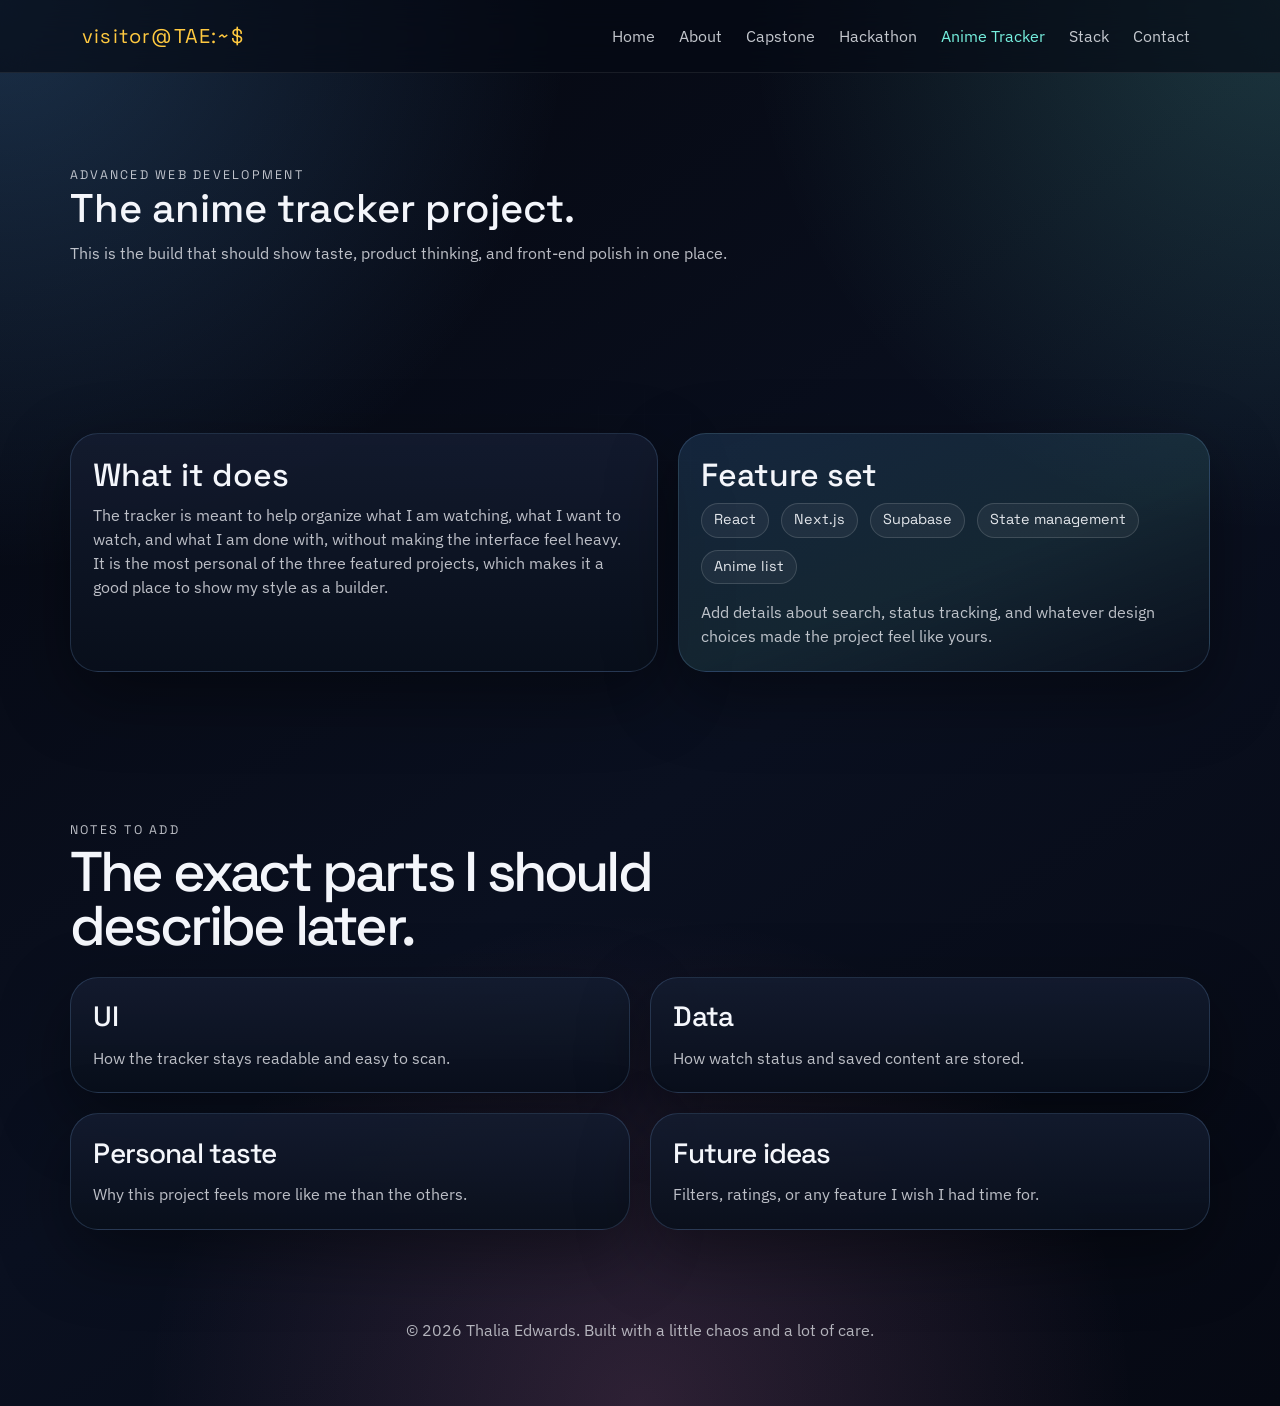
<file: work-experience.html>
<!doctype html>
<html lang="en">
  <head>
    <meta charset="utf-8" />
    <meta name="viewport" content="width=device-width, initial-scale=1" />
    <title>Anime Tracker | Thalia Edwards</title>
    <link rel="icon" type="image/x-icon" href="favicon.ico" />
    <link rel="preconnect" href="https://fonts.googleapis.com" />
    <link rel="preconnect" href="https://fonts.gstatic.com" crossorigin />
    <link
      href="https://fonts.googleapis.com/css2?family=Space+Grotesk:wght@400;500;700&family=IBM+Plex+Sans:wght@400;500;600&display=swap"
      rel="stylesheet"
    />
    <link
      href="https://cdn.jsdelivr.net/npm/bootstrap@5.3.8/dist/css/bootstrap.min.css"
      rel="stylesheet"
      integrity="sha384-sRIl4kxILFvY47J16cr9ZwB07vP4J8+LH7qKQnuqkuIAvNWLzeN8tE5YBujZqJLB"
      crossorigin="anonymous"
    />
    <link rel="stylesheet" href="style.css" />
  </head>
  <body tabindex="0">
    <!-- Shared nav shell: this page holds the anime tracker story. -->
    <nav id="navbar" class="navbar navbar-expand-lg navbar-dark sticky-top">
      <div class="container-fluid site-shell">
        <a class="navbar-brand brand-mark" href="index.html">visitor@TAE:~$</a>
        <button
          class="navbar-toggler"
          type="button"
          data-bs-toggle="collapse"
          data-bs-target="#navbarNavAltMarkup"
          aria-controls="navbarNavAltMarkup"
          aria-expanded="false"
          aria-label="Toggle navigation"
        >
          <span class="navbar-toggler-icon"></span>
        </button>
        <div class="collapse navbar-collapse" id="navbarNavAltMarkup">
          <ul class="navbar-nav ms-auto align-items-lg-center gap-lg-2">
            <li class="nav-item">
              <a class="nav-link" href="index.html">Home</a>
            </li>
            <li class="nav-item">
              <a class="nav-link" href="name.html">About</a>
            </li>
            <li class="nav-item">
              <a class="nav-link" href="career.html">Capstone</a>
            </li>
            <li class="nav-item">
              <a class="nav-link" href="education.html">Hackathon</a>
            </li>
            <li class="nav-item">
              <a class="nav-link active" href="#anime-tracker">Anime Tracker</a>
            </li>
            <li class="nav-item">
              <a class="nav-link" href="skills.html">Stack</a>
            </li>
            <li class="nav-item">
              <a class="nav-link" href="contact.html">Contact</a>
            </li>
          </ul>
        </div>
      </div>
    </nav>

    <main>
      <!-- Project intro: the fandom-flavored build that still needs clean product thinking. -->
      <header class="section-shell hero">
        <div class="section-heading reveal">
          <p class="eyebrow">Advanced web development</p>
          <h1>The anime tracker project.</h1>
          <p>
            This is the build that should show taste, product thinking, and
            front-end polish in one place.
          </p>
        </div>
      </header>

      <!-- Main content: describe the product and the features worth calling out. -->
      <section id="anime-tracker" class="section-shell split-section">
        <div class="split-layout">
          <article class="story-card reveal">
            <h2>What it does</h2>
            <p>
              The tracker is meant to help organize what I am watching, what I
              want to watch, and what I am done with, without making the
              interface feel heavy.
            </p>
            <p>
              It is the most personal of the three featured projects, which
              makes it a good place to show my style as a builder.
            </p>
          </article>
          <article class="story-card story-card-accent reveal">
            <h2>Feature set</h2>
            <div class="tag-row">
              <span class="tag">React</span>
              <span class="tag">Next.js</span>
              <span class="tag">Supabase</span>
              <span class="tag">State management</span>
              <span class="tag">Anime list</span>
            </div>
            <p class="mt-3">
              Add details about search, status tracking, and whatever design
              choices made the project feel like yours.
            </p>
          </article>
        </div>
      </section>

      <!-- Main content: a few concrete notes for the final project writeup. -->
      <section class="section-shell">
        <div class="section-heading reveal">
          <p class="eyebrow">Notes to add</p>
          <h2>The exact parts I should describe later.</h2>
        </div>
        <div class="skill-grid">
          <article class="skill-card reveal">
            <h3>UI</h3>
            <p>How the tracker stays readable and easy to scan.</p>
          </article>
          <article class="skill-card reveal">
            <h3>Data</h3>
            <p>How watch status and saved content are stored.</p>
          </article>
          <article class="skill-card reveal">
            <h3>Personal taste</h3>
            <p>Why this project feels more like me than the others.</p>
          </article>
          <article class="skill-card reveal">
            <h3>Future ideas</h3>
            <p>Filters, ratings, or any feature I wish I had time for.</p>
          </article>
        </div>
      </section>

      <!-- Footer: same end point as the other pages. -->
      <footer class="footer section-shell">
        <p>
          &copy; 2026 Thalia Edwards. Built with a little chaos and a lot of
          care.
        </p>
      </footer>
    </main>

    <script
      src="https://cdn.jsdelivr.net/npm/bootstrap@5.3.8/dist/js/bootstrap.bundle.min.js"
      integrity="sha384-FKyoEForCGlyvwx9Hj09JcYn3nv7wiPVlz7YYwJrWVcXK/BmnVDxM+D2scQbITxI"
      crossorigin="anonymous"
    ></script>
  </body>
</html>
</file>
<file: style.css>
/* Design tokens: the palette and spacing values used everywhere else. */
:root {
  --bg: #070b14;
  --bg-elevated: rgba(10, 16, 29, 0.76);
  --bg-soft: rgba(15, 24, 43, 0.88);
  --text: #f4f6fb;
  --muted: rgba(244, 246, 251, 0.76);
  --line: rgba(138, 191, 255, 0.18);
  --aqua: #76f0df;
  --blue: #5fb1ff;
  --gold: #ffc940;
  --rose: #f58cc6;
  --shadow: 0 24px 70px rgba(0, 0, 0, 0.4);
  --radius-xl: 28px;
  --radius-lg: 22px;
  --radius-md: 18px;
  --max-width: 1140px;
}

/* Base reset and page-wide defaults. */
* {
  box-sizing: border-box;
}

html {
  scroll-behavior: smooth;
}

body {
  margin: 0;
  color: var(--text);
  font-family: "IBM Plex Sans", "Segoe UI", sans-serif;
  background:
    radial-gradient(
      circle at top left,
      rgba(95, 177, 255, 0.24),
      transparent 30%
    ),
    radial-gradient(
      circle at top right,
      rgba(117, 240, 223, 0.18),
      transparent 28%
    ),
    radial-gradient(
      circle at bottom center,
      rgba(245, 140, 198, 0.16),
      transparent 32%
    ),
    linear-gradient(145deg, #05070f 0%, #0a1020 55%, #060913 100%);
  min-height: 100vh;
  position: relative;
  scroll-padding-top: 110px;
}

/* Soft grid overlay to keep the page feeling technical without getting loud. */
body::before {
  content: "";
  position: fixed;
  inset: 0;
  pointer-events: none;
  background-image:
    linear-gradient(rgba(255, 255, 255, 0.025) 1px, transparent 1px),
    linear-gradient(90deg, rgba(255, 255, 255, 0.025) 1px, transparent 1px);
  background-size: 46px 46px;
  mask-image: radial-gradient(circle at center, black, transparent 92%);
  opacity: 0.35;
}

/* Shared typography: headings, nav labels, pills, and buttons use the display font. */
h1,
h2,
h3,
.navbar-brand,
.eyebrow,
.button,
.tag,
.pill {
  font-family: "Space Grotesk", "Segoe UI", sans-serif;
}

/* Layout wrappers that keep content centered and readable. */
a {
  color: inherit;
}

.site-shell,
.section-shell {
  width: min(var(--max-width), calc(100% - 2rem));
  margin: 0 auto;
}

/* Navigation shell: sticky, blurred, and intentionally understated. */
.navbar {
  background: rgba(6, 10, 20, 0.66);
  backdrop-filter: blur(16px);
  border-bottom: 1px solid rgba(255, 255, 255, 0.08);
}

.navbar .site-shell {
  padding-top: 0.5rem;
  padding-bottom: 0.5rem;
}

.brand-mark {
  color: var(--gold) !important;
  letter-spacing: 0.06em;
}

.nav-link {
  color: rgba(244, 246, 251, 0.8) !important;
  transition:
    color 0.2s ease,
    transform 0.2s ease;
}

.nav-link:hover,
.nav-link.active,
.nav-link:focus-visible {
  color: var(--aqua) !important;
}

.nav-link-highlight {
  padding-inline: 1rem;
  border: 1px solid rgba(117, 240, 223, 0.24);
  border-radius: 999px;
  background: rgba(117, 240, 223, 0.08);
}

.nav-link-highlight:hover {
  background: rgba(117, 240, 223, 0.16);
}

/* Major page sections share the same vertical spacing. */
.hero,
.section-shell {
  padding: 4.5rem 0;
}

.hero {
  padding-top: 5.5rem;
}

/* Grid layouts used by the main page sections. */
.hero-grid,
.split-layout,
.project-grid,
.interest-grid,
.skill-grid,
.contact-grid {
  display: grid;
  gap: 1.25rem;
}

.hero-grid {
  grid-template-columns: minmax(0, 1.25fr) minmax(320px, 0.9fr);
  align-items: center;
}

/* Hero and section headlines need heavier visual weight. */
.hero-copy h1,
.section-heading h2 {
  font-family: "Space Grotesk", "Segoe UI", sans-serif;
  line-height: 0.96;
  letter-spacing: -0.05em;
}

.hero-copy h1 {
  font-size: clamp(3.5rem, 8vw, 6.5rem);
  margin: 0.35rem 0 1rem;
}

.eyebrow {
  display: inline-flex;
  align-items: center;
  gap: 0.5rem;
  margin: 0;
  text-transform: uppercase;
  letter-spacing: 0.18em;
  font-size: 0.78rem;
  color: var(--aqua);
}
#featured-pill {
  background: var(--gold);
  color: #071019;
}
/* Intro copy in the hero gets a little extra breathing room. */
.hero-lead {
  max-width: 42rem;
  font-size: clamp(1.1rem, 1.8vw, 1.35rem);
  color: rgba(244, 246, 251, 0.94);
}

/* Body copy color is slightly muted so the headings stay dominant. */
.hero-body,
.section-heading p,
.story-card p,
.project-card p,
.skill-card p,
.interest-card p,
.contact-card p {
  color: var(--muted);
  margin-bottom: 0;
}

/* Button and chip rows are grouped with flex so they wrap cleanly. */
.hero-actions,
.hero-badges,
.tag-row,
.project-topline {
  display: flex;
  flex-wrap: wrap;
  gap: 0.75rem;
}

.hero-actions {
  margin: 1.75rem 0 1.25rem;
}

/* Reusable pill buttons. */
.button {
  display: inline-flex;
  align-items: center;
  justify-content: center;
  min-height: 48px;
  padding: 0.9rem 1.25rem;
  border-radius: 999px;
  border: 1px solid transparent;
  text-decoration: none;
  transition:
    transform 0.2s ease,
    border-color 0.2s ease,
    background 0.2s ease;
}

.button:hover,
.button:focus-visible,
.contact-card:hover,
.project-card:hover,
.interest-card:hover,
.skill-card:hover,
.story-card:hover,
.hero-card:hover {
  transform: translateY(-4px);
}

/* Primary CTA button. */
.button-primary {
  color: #071019;
  background: linear-gradient(135deg, var(--gold), var(--aqua));
  box-shadow: 0 18px 40px rgba(117, 240, 223, 0.24);
}

/* Secondary CTA button. */
.button-secondary {
  border-color: rgba(255, 255, 255, 0.18);
  background: rgba(255, 255, 255, 0.04);
}

.button-sm {
  min-height: 40px;
  padding: 0.7rem 1rem;
}

.project-actions {
  margin-top: 1rem;

}

.button-secondary:hover, .button-sm:hover {
  transition: 0.3s;
  background: linear-gradient(135deg, var(--gold), var(--aqua));
  color: #071019;
}

/* Tiny status chips used throughout the page. */
.pill,
.tag,
.project-status,
.project-type {
  display: inline-flex;
  align-items: center;
  min-height: 34px;
  padding: 0.35rem 0.75rem;
  border-radius: 999px;
  border: 1px solid rgba(255, 255, 255, 0.14);
  background: rgba(255, 255, 255, 0.05);
  color: rgba(244, 246, 251, 0.92);
  font-size: 0.9rem;
}

/* Card surfaces across the site share the same visual language. */
.hero-card,
.project-card,
.story-card,
.interest-card,
.skill-card,
.contact-card {
  border: 1px solid var(--line);
  border-radius: var(--radius-xl);
  background: linear-gradient(
    180deg,
    rgba(20, 28, 48, 0.88),
    rgba(9, 15, 27, 0.92)
  );
  box-shadow: var(--shadow);
}

/* Hero card: portrait plus a short profile summary. */
.hero-card {
  padding: 1rem;
}

.hero-photo {
  width: 100%;
  aspect-ratio: 1 / 1;
  object-fit: cover;
  border-radius: calc(var(--radius-xl) - 8px);
  border: 1px solid rgba(255, 255, 255, 0.08);
}

/* Split the hero card into logo and copy. */

.brand-art {
  width: 84px;
  height: 84px;
  border-radius: 50%;
  object-fit: cover;
  background: rgba(255, 255, 255, 0.06);
}

/* Card titles use the display font for consistency. */
.hero-card h2,
.section-heading h2,
.project-card h3,
.story-card h3,
.interest-card h3,
.skill-card h3,
.contact-card h3 {
  margin-top: 0;
  margin-bottom: 0.75rem;
}

/* Section intro blocks stay narrow so they scan quickly. */
.section-heading {
  max-width: 46rem;
  margin-bottom: 1.5rem;
}

.section-heading h2 {
  font-size: clamp(2rem, 5vw, 3.5rem);
  margin: 0.35rem 0 1rem;
}

/* Project cards form the main three-column feature area. */
.project-grid {
  grid-template-columns: repeat(3, minmax(0, 1fr));
}

/* Shared inner padding for content cards. */
.project-card,
.story-card,
.interest-card,
.skill-card,
.contact-card {
  padding: 1.4rem;
}

/* Small label row at the top of each project card. */
.project-topline {
  justify-content: space-between;
  align-items: center;
  margin-bottom: 1rem;
}

.project-card h3,
.story-card h3,
.interest-card h3,
.skill-card h3,
.contact-card h3 {
  font-family: "Space Grotesk", "Segoe UI", sans-serif;
  letter-spacing: -0.03em;
}

/* Bullet list that highlights the why, not just the what. */
.project-points {
  margin: 1rem 0 1.25rem;
  padding-left: 1.1rem;
  color: rgba(244, 246, 251, 0.84);
}

.project-points li + li {
  margin-top: 0.55rem;
}

/* Two-column about section. */
.split-section {
  scroll-padding-top: 2rem;
}

.split-layout {
  grid-template-columns: minmax(0, 1.05fr) minmax(0, 0.95fr);
}

/* Accent panel for the quick fact box. */
.story-card-accent {
  background: linear-gradient(
    160deg,
    rgba(95, 177, 255, 0.15),
    rgba(117, 240, 223, 0.1) 55%,
    rgba(10, 16, 29, 0.95)
  );
}

/* Compact facts laid out as a stack of small blocks. */
.stat-grid {
  display: grid;
  gap: 1rem;
  margin-top: 1.25rem;
}

.stat-grid strong,
.contact-card p,
.project-type,
.project-status {
  display: block;
}

.stat-grid span {
  display: block;
  margin-top: 0.2rem;
  color: var(--muted);
}

/* Interest cards are meant to feel like a visual personality board. */
.interest-grid {
  grid-template-columns: repeat(4, minmax(0, 1fr));
}

/* Icon-like labels inside the interest cards. */
.interest-card span {
  display: inline-flex;
  width: 46px;
  height: 46px;
  border-radius: 16px;
  align-items: center;
  justify-content: center;
  margin-bottom: 1rem;
  font-size: 1.3rem;
  background: rgba(255, 255, 255, 0.06);
}

/* FontAwesome icons inside the interest cards. */
.interest-card .interest-icon {
  display: inline-flex;
  width: 46px;
  height: 46px;
  border-radius: 16px;
  align-items: center;
  justify-content: center;
  margin-bottom: 1rem;
  font-size: 1.3rem;
  background: rgba(255, 255, 255, 0.06);
}

/* Contact icons */
#contact-icon {
  display: inline-flex;
  width: 46px;
  height: 46px;
  border-radius: 16px;
  align-items: center;
  justify-content: center;
  margin-bottom: 1rem;
  font-size: 1.3rem;
  background: rgba(255, 255, 255, 0.06);
}


/* Skills use a simple two-column layout on desktop. */
.skill-grid {
  grid-template-columns: repeat(2, minmax(0, 1fr));
}

/* Contact section gets extra bottom padding so the footer has room. */
.contact-shell {
  padding-bottom: 6rem;
}

/* Contact links are treated like cards so they read as actions, not decoration. */
.contact-grid {
  grid-template-columns: repeat(3, minmax(0, 1fr));
}

.contact-card {
  display: grid;
  grid-template-columns: 64px 1fr;
  gap: 1rem;
  align-items: center;
  text-decoration: none;
}

.contact-card img {
  width: 64px;
  height: 64px;
  object-fit: contain;
  border-radius: 18px;
  background: rgba(255, 255, 255, 0.05);
}

/* Footer stays small on purpose. */
.footer {
  padding-top: 1rem;
  padding-bottom: 3rem;
  text-align: center;
  color: rgba(244, 246, 251, 0.7);
}

/* Entry animation for sections and cards. */
.reveal {
  animation: rise 0.75s ease both;
}

@keyframes rise {
  from {
    opacity: 0;
    transform: translateY(18px);
  }
  to {
    opacity: 1;
    transform: translateY(0);
  }
}

@media (max-width: 991px) {
  .hero-grid,
  .split-layout,
  .project-grid,
  .interest-grid,
  .contact-grid {
    grid-template-columns: 1fr 1fr;
  }

  .hero-grid,
  .split-layout {
    grid-template-columns: 1fr;
  }

  .project-grid,
  .interest-grid,
  .contact-grid {
    grid-template-columns: 1fr;
  }

  .skill-grid {
    grid-template-columns: 1fr;
  }
}

@media (max-width: 767px) {
  .hero,
  .section-shell {
    width: min(var(--max-width), calc(100% - 1.2rem));
    padding-top: 3.5rem;
    padding-bottom: 3.5rem;
  }

  .hero {
    padding-top: 4rem;
  }

  .hero-copy h1 {
    font-size: clamp(3rem, 14vw, 4.5rem);
  }

  .contact-card {
    grid-template-columns: 1fr;
  }

  .button {
    width: 100%;
  }
}
</file>
